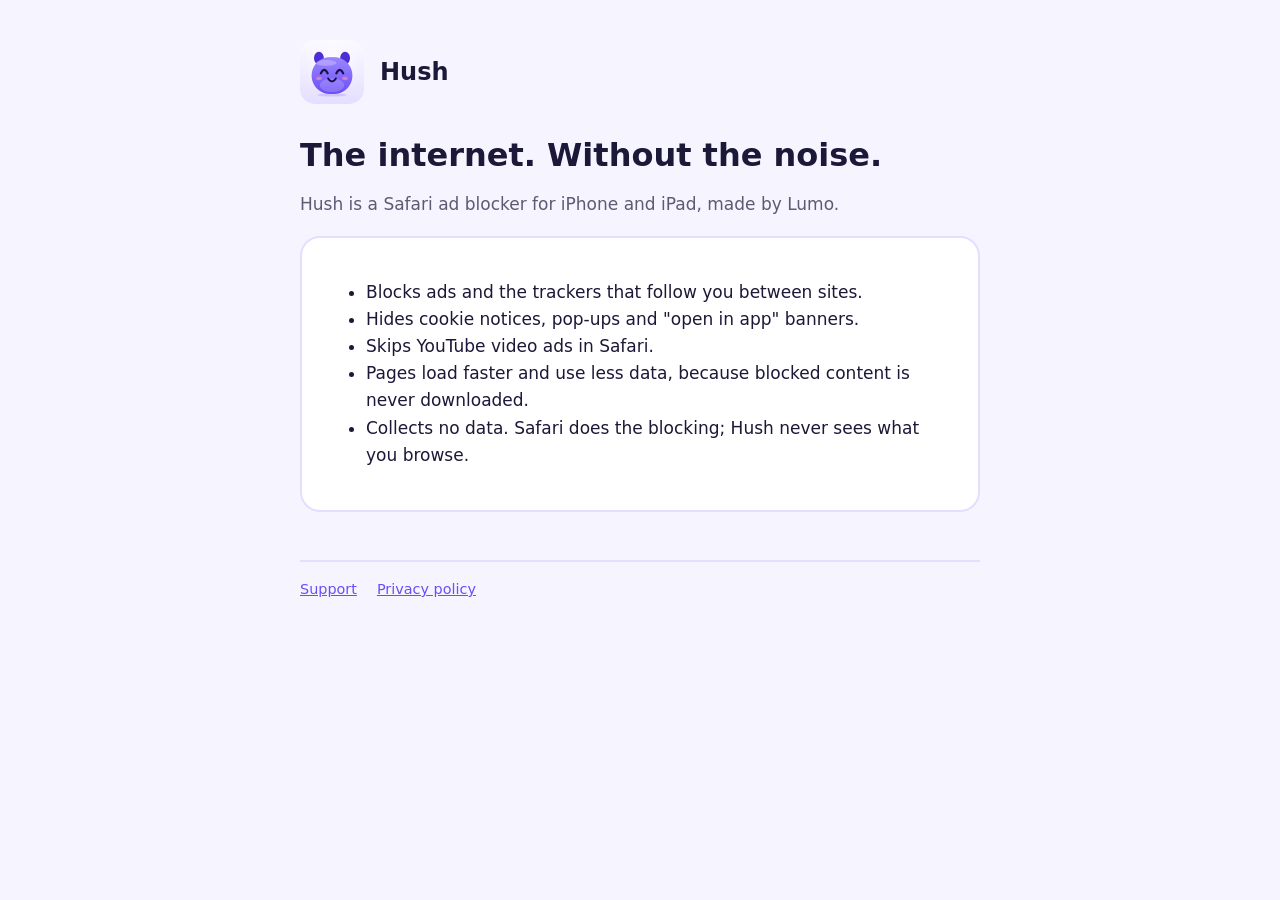
<file: index.html>
<!doctype html>
<html lang="en">
<head>
<meta charset="utf-8">
<title>Lumo</title>
<meta http-equiv="refresh" content="0; url=hush/">
<link rel="canonical" href="https://lumohq.github.io/hush/">
</head>
<body><p><a href="hush/">Hush, a Safari ad blocker by Lumo</a></p></body>
</html>
</file>
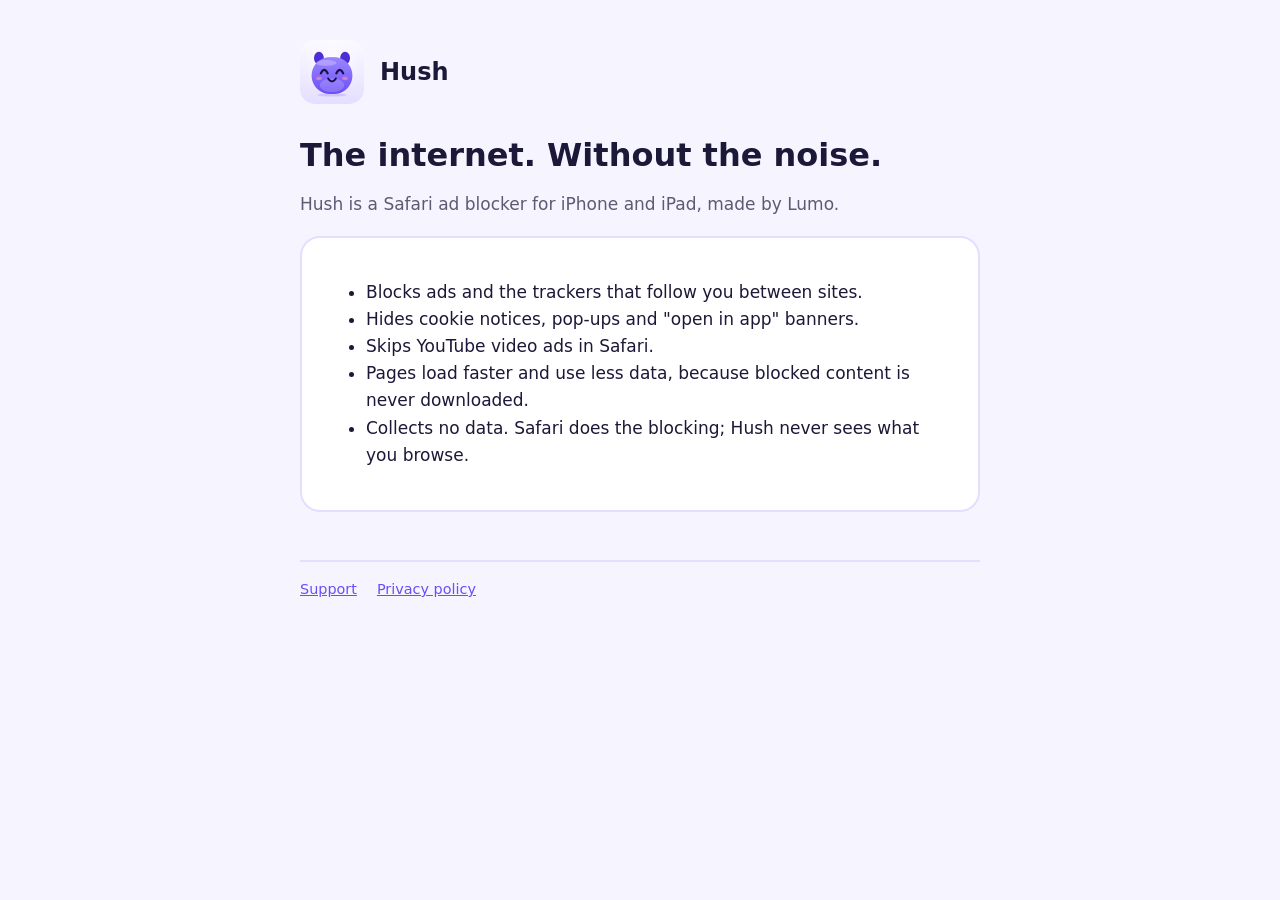
<file: hush/index.html>
<!doctype html>
<html lang="en">
<head>
<meta charset="utf-8">
<meta name="viewport" content="width=device-width, initial-scale=1">
<title>Hush: Safari ad blocker for iPhone and iPad</title>
<meta name="description" content="Hush blocks ads, trackers, cookie pop-ups and YouTube video ads in Safari. It collects no data.">
<link rel="stylesheet" href="style.css">
</head>
<body>
<main>
  <header><img src="icon.png" alt=""><a href="./">Hush</a></header>
  <h1>The internet. Without the noise.</h1>
  <p class="muted">Hush is a Safari ad blocker for iPhone and iPad, made by Lumo.</p>
  <div class="card">
    <ul>
      <li>Blocks ads and the trackers that follow you between sites.</li>
      <li>Hides cookie notices, pop-ups and "open in app" banners.</li>
      <li>Skips YouTube video ads in Safari.</li>
      <li>Pages load faster and use less data, because blocked content is never downloaded.</li>
      <li>Collects no data. Safari does the blocking; Hush never sees what you browse.</li>
    </ul>
  </div>
  <nav>
    <a href="support.html">Support</a>
    <a href="privacy.html">Privacy policy</a>
  </nav>
</main>
</body>
</html>
</file>
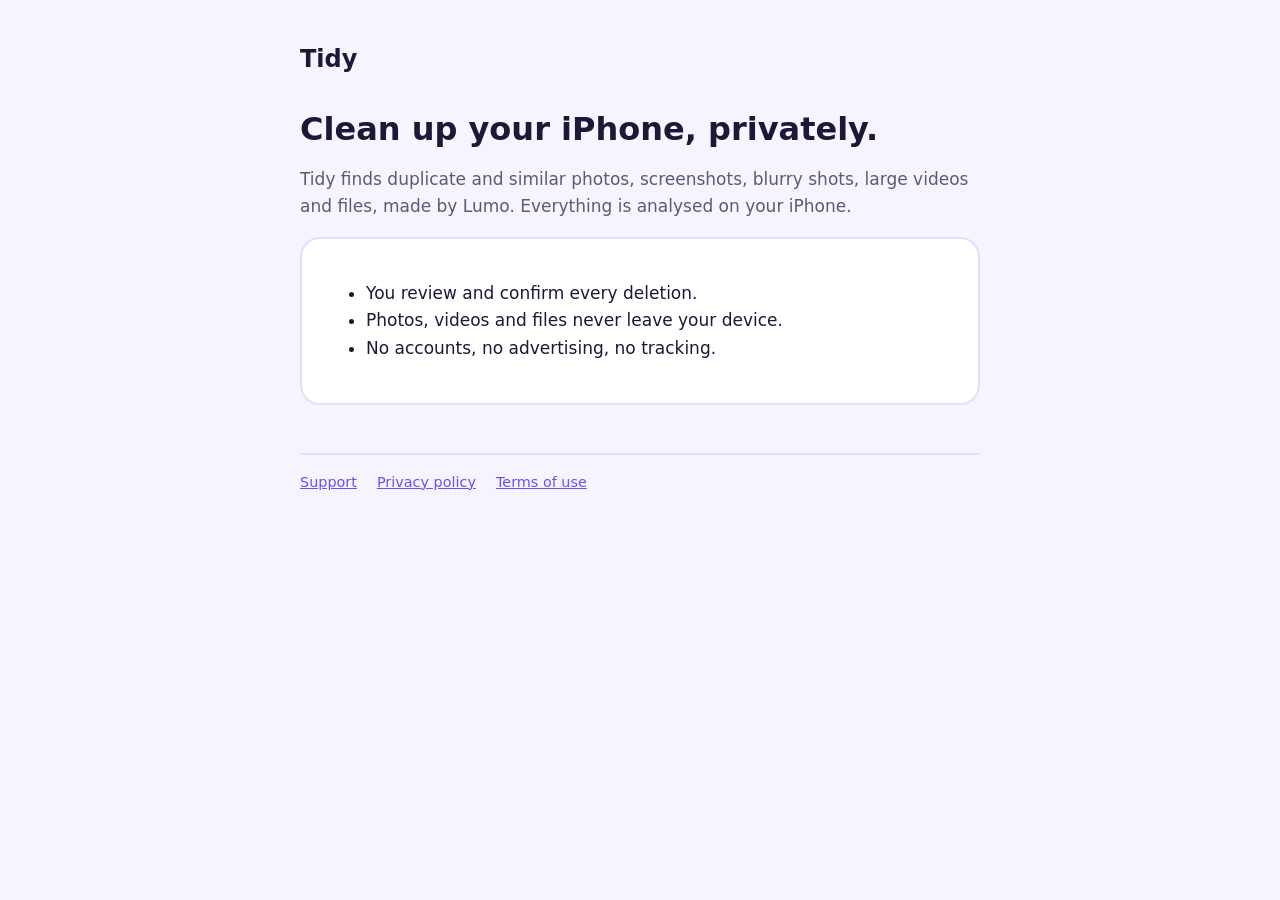
<file: tidy/index.html>
<!doctype html>
<html lang="en">
<head>
<meta charset="utf-8">
<meta name="viewport" content="width=device-width, initial-scale=1">
<title>Tidy: iPhone photo and storage cleaner · Tidy</title>
<link rel="stylesheet" href="style.css">
</head>
<body>
<main>
  <header><a href="./">Tidy</a></header>
  <h1>Clean up your iPhone, privately.</h1>
  <p class="muted">Tidy finds duplicate and similar photos, screenshots, blurry shots, large videos and files, made by Lumo. Everything is analysed on your iPhone.</p>
  <div class="card"><ul>
    <li>You review and confirm every deletion.</li>
    <li>Photos, videos and files never leave your device.</li>
    <li>No accounts, no advertising, no tracking.</li>
  </ul></div>
  <nav><a href="support.html">Support</a> <a href="privacy.html">Privacy policy</a> <a href="terms.html">Terms of use</a></nav>
</main></body></html>
</file>
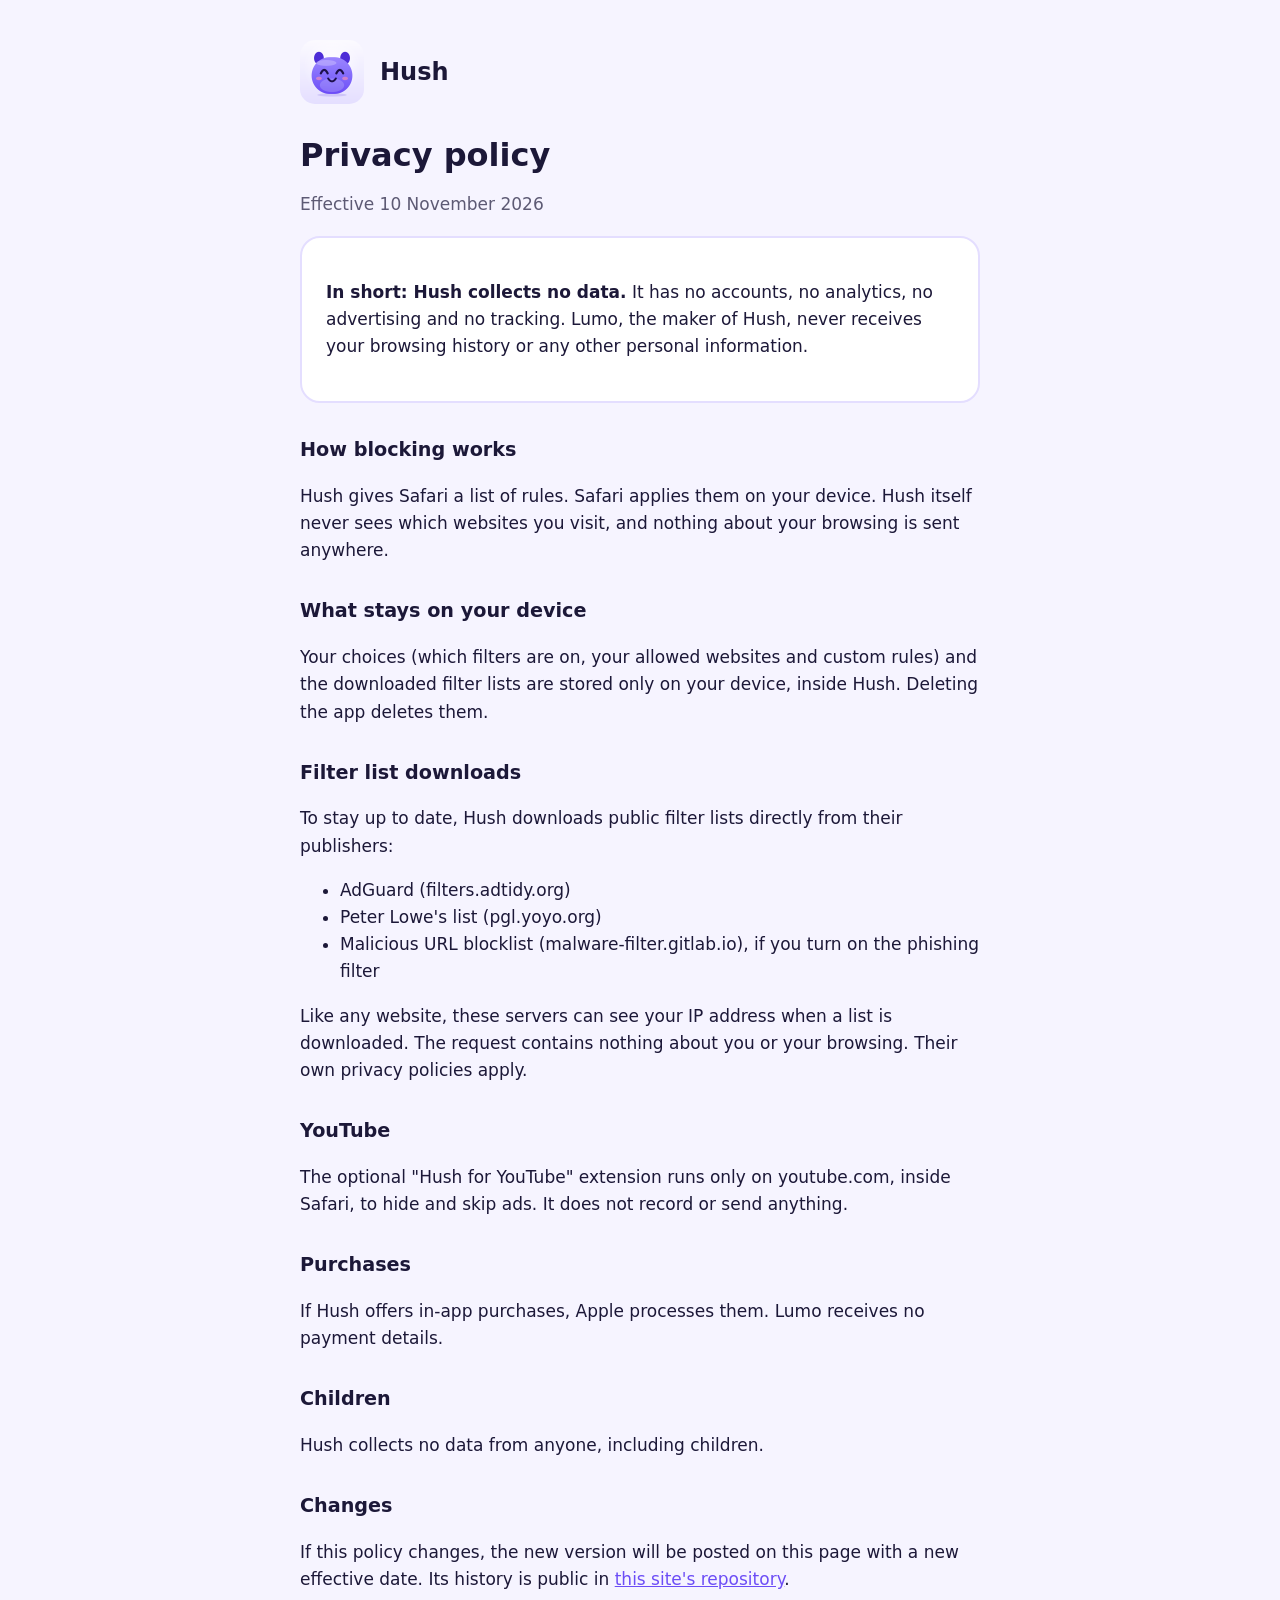
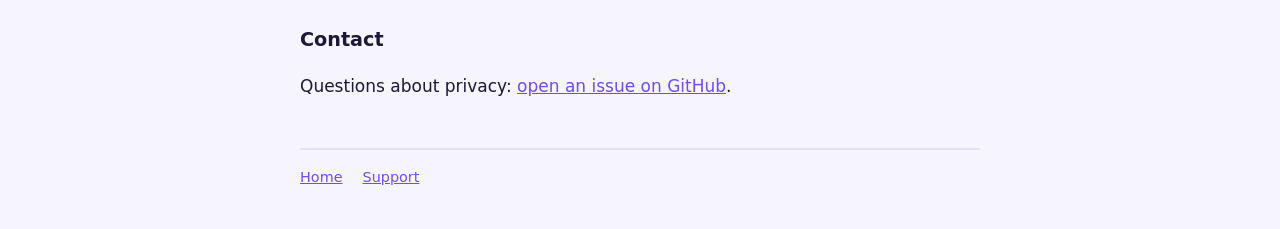
<file: hush/privacy.html>
<!doctype html>
<html lang="en">
<head>
<meta charset="utf-8">
<meta name="viewport" content="width=device-width, initial-scale=1">
<title>Privacy policy · Hush</title>
<link rel="stylesheet" href="style.css">
</head>
<body>
<main>
  <header><img src="icon.png" alt=""><a href="./">Hush</a></header>
  <h1>Privacy policy</h1>
  <p class="muted">Effective 10 November 2026</p>

  <div class="card">
    <p><strong>In short: Hush collects no data.</strong> It has no accounts, no analytics, no advertising and no tracking. Lumo, the maker of Hush, never receives your browsing history or any other personal information.</p>
  </div>

  <h2>How blocking works</h2>
  <p>Hush gives Safari a list of rules. Safari applies them on your device. Hush itself never sees which websites you visit, and nothing about your browsing is sent anywhere.</p>

  <h2>What stays on your device</h2>
  <p>Your choices (which filters are on, your allowed websites and custom rules) and the downloaded filter lists are stored only on your device, inside Hush. Deleting the app deletes them.</p>

  <h2>Filter list downloads</h2>
  <p>To stay up to date, Hush downloads public filter lists directly from their publishers:</p>
  <ul>
    <li>AdGuard (filters.adtidy.org)</li>
    <li>Peter Lowe's list (pgl.yoyo.org)</li>
    <li>Malicious URL blocklist (malware-filter.gitlab.io), if you turn on the phishing filter</li>
  </ul>
  <p>Like any website, these servers can see your IP address when a list is downloaded. The request contains nothing about you or your browsing. Their own privacy policies apply.</p>

  <h2>YouTube</h2>
  <p>The optional "Hush for YouTube" extension runs only on youtube.com, inside Safari, to hide and skip ads. It does not record or send anything.</p>

  <h2>Purchases</h2>
  <p>If Hush offers in-app purchases, Apple processes them. Lumo receives no payment details.</p>

  <h2>Children</h2>
  <p>Hush collects no data from anyone, including children.</p>

  <h2>Changes</h2>
  <p>If this policy changes, the new version will be posted on this page with a new effective date. Its history is public in <a href="https://github.com/lumohq/lumohq.github.io/commits/main/hush/privacy.html">this site's repository</a>.</p>

  <h2>Contact</h2>
  <p>Questions about privacy: <a href="https://github.com/lumohq/lumohq.github.io/issues">open an issue on GitHub</a>.</p>

  <nav>
    <a href="./">Home</a>
    <a href="support.html">Support</a>
  </nav>
</main>
</body>
</html>
</file>
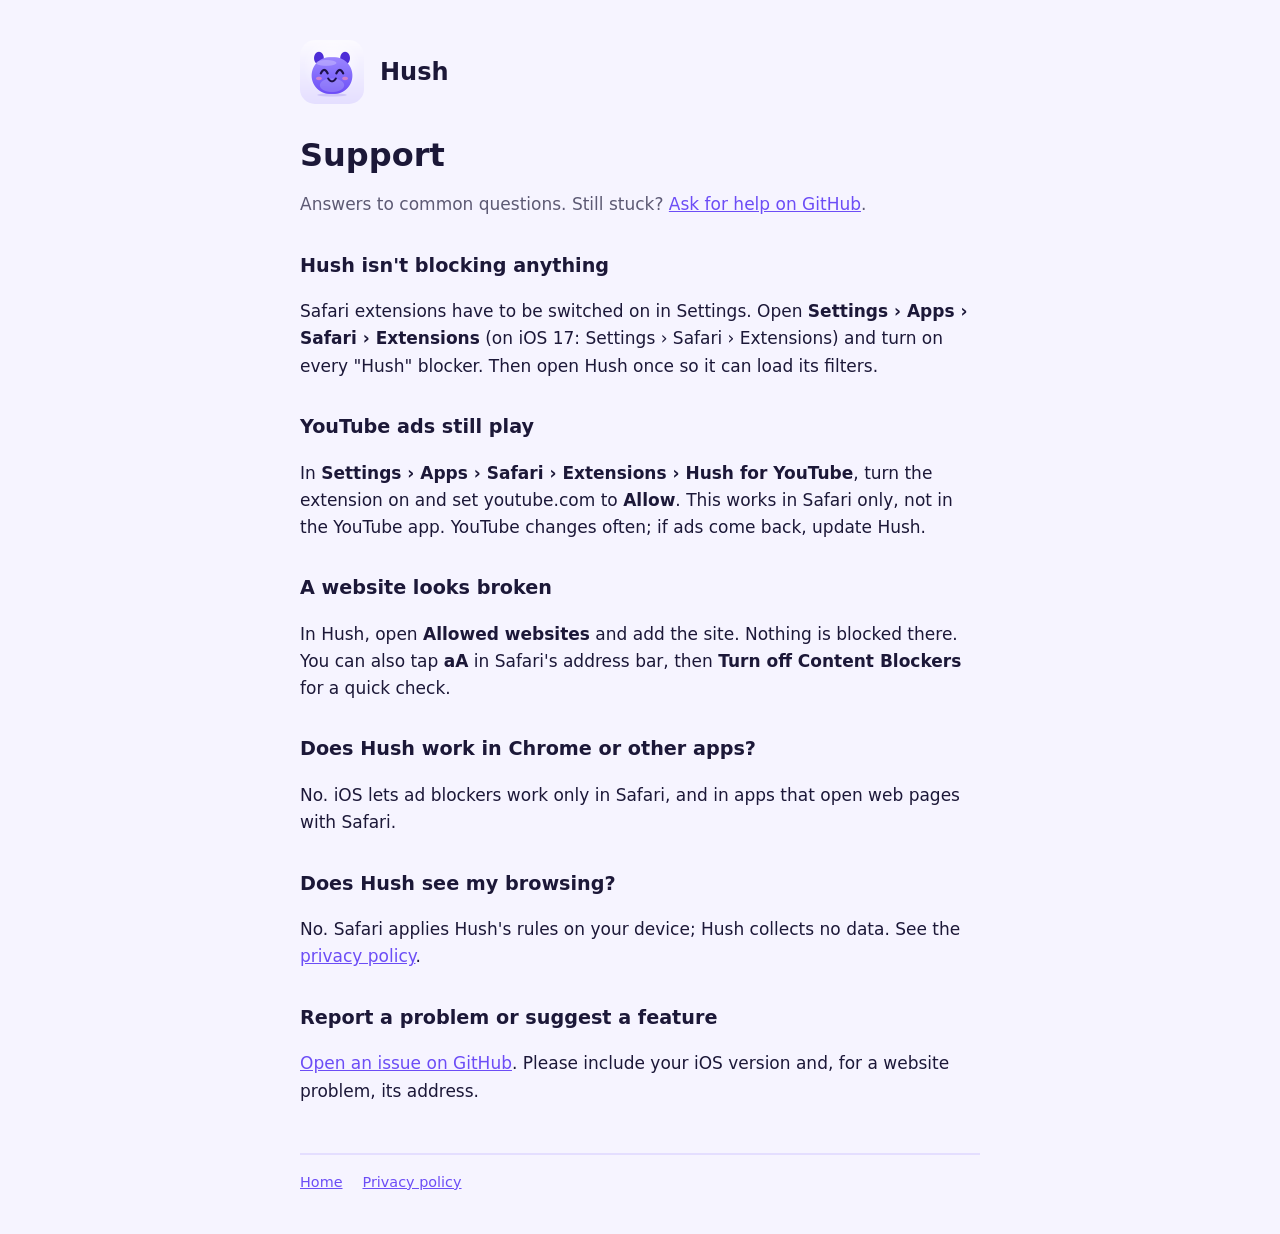
<file: hush/support.html>
<!doctype html>
<html lang="en">
<head>
<meta charset="utf-8">
<meta name="viewport" content="width=device-width, initial-scale=1">
<title>Support · Hush</title>
<link rel="stylesheet" href="style.css">
</head>
<body>
<main>
  <header><img src="icon.png" alt=""><a href="./">Hush</a></header>
  <h1>Support</h1>
  <p class="muted">Answers to common questions. Still stuck? <a href="https://github.com/lumohq/lumohq.github.io/issues/new">Ask for help on GitHub</a>.</p>

  <h2>Hush isn't blocking anything</h2>
  <p>Safari extensions have to be switched on in Settings. Open <strong>Settings › Apps › Safari › Extensions</strong> (on iOS 17: Settings › Safari › Extensions) and turn on every "Hush" blocker. Then open Hush once so it can load its filters.</p>

  <h2>YouTube ads still play</h2>
  <p>In <strong>Settings › Apps › Safari › Extensions › Hush for YouTube</strong>, turn the extension on and set youtube.com to <strong>Allow</strong>. This works in Safari only, not in the YouTube app. YouTube changes often; if ads come back, update Hush.</p>

  <h2>A website looks broken</h2>
  <p>In Hush, open <strong>Allowed websites</strong> and add the site. Nothing is blocked there. You can also tap <strong>aA</strong> in Safari's address bar, then <strong>Turn off Content Blockers</strong> for a quick check.</p>

  <h2>Does Hush work in Chrome or other apps?</h2>
  <p>No. iOS lets ad blockers work only in Safari, and in apps that open web pages with Safari.</p>

  <h2>Does Hush see my browsing?</h2>
  <p>No. Safari applies Hush's rules on your device; Hush collects no data. See the <a href="privacy.html">privacy policy</a>.</p>

  <h2>Report a problem or suggest a feature</h2>
  <p><a href="https://github.com/lumohq/lumohq.github.io/issues/new">Open an issue on GitHub</a>. Please include your iOS version and, for a website problem, its address.</p>

  <nav>
    <a href="./">Home</a>
    <a href="privacy.html">Privacy policy</a>
  </nav>
</main>
</body>
</html>
</file>
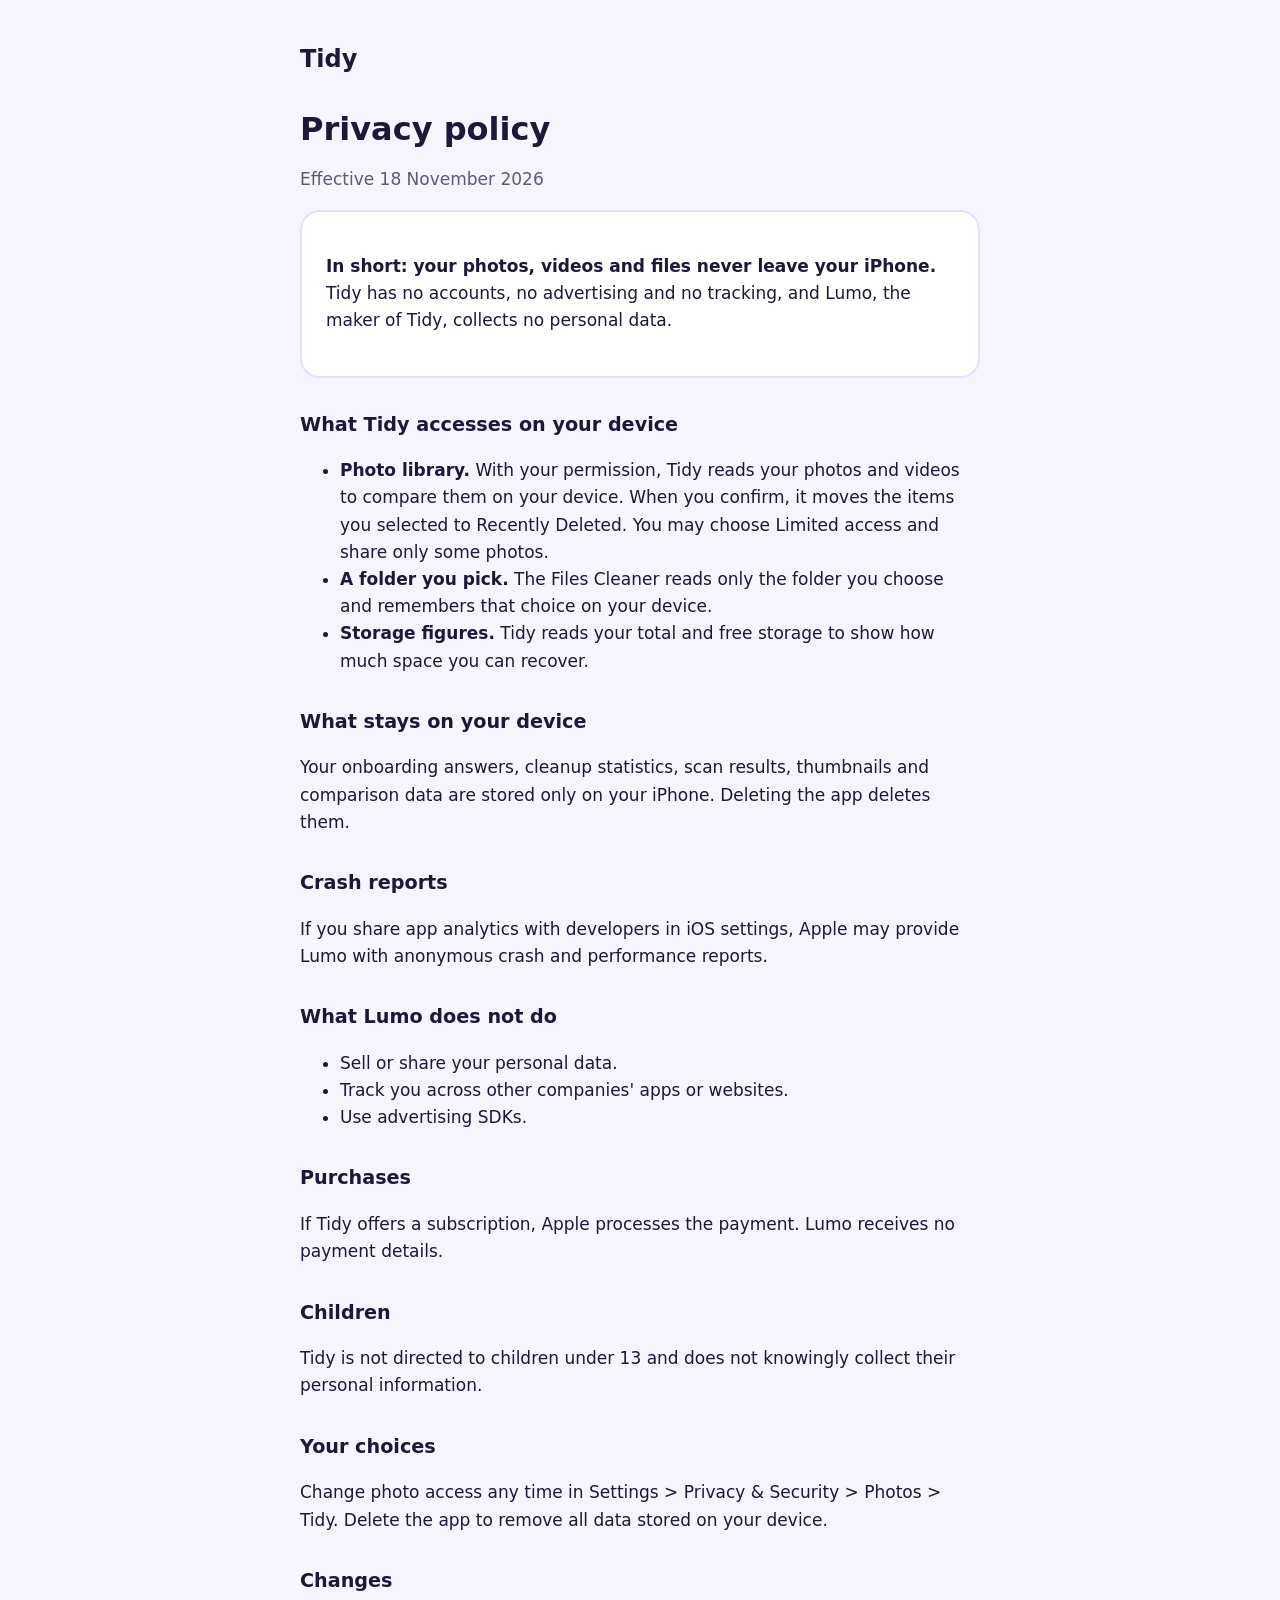
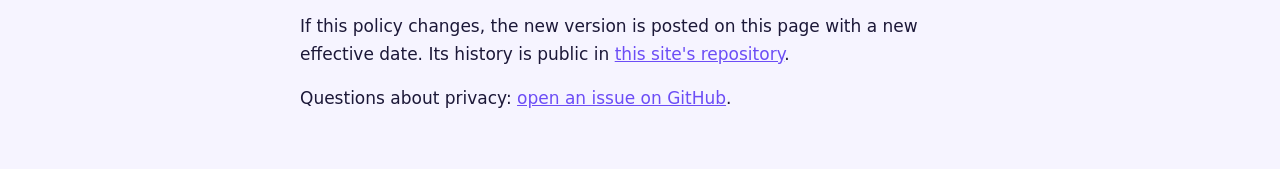
<file: tidy/privacy.html>
<!doctype html>
<html lang="en">
<head>
<meta charset="utf-8">
<meta name="viewport" content="width=device-width, initial-scale=1">
<title>Privacy policy · Tidy</title>
<link rel="stylesheet" href="style.css">
</head>
<body>
<main>
  <header><a href="./">Tidy</a></header>
  <h1>Privacy policy</h1>
  <p class="muted">Effective 18 November 2026</p>
  <div class="card"><p><strong>In short: your photos, videos and files never leave your iPhone.</strong> Tidy has no accounts, no advertising and no tracking, and Lumo, the maker of Tidy, collects no personal data.</p></div>

  <h2>What Tidy accesses on your device</h2>
  <ul>
    <li><strong>Photo library.</strong> With your permission, Tidy reads your photos and videos to compare them on your device. When you confirm, it moves the items you selected to Recently Deleted. You may choose Limited access and share only some photos.</li>
    <li><strong>A folder you pick.</strong> The Files Cleaner reads only the folder you choose and remembers that choice on your device.</li>
    <li><strong>Storage figures.</strong> Tidy reads your total and free storage to show how much space you can recover.</li>
  </ul>

  <h2>What stays on your device</h2>
  <p>Your onboarding answers, cleanup statistics, scan results, thumbnails and comparison data are stored only on your iPhone. Deleting the app deletes them.</p>

  <h2>Crash reports</h2>
  <p>If you share app analytics with developers in iOS settings, Apple may provide Lumo with anonymous crash and performance reports.</p>

  <h2>What Lumo does not do</h2>
  <ul><li>Sell or share your personal data.</li><li>Track you across other companies' apps or websites.</li><li>Use advertising SDKs.</li></ul>

  <h2>Purchases</h2>
  <p>If Tidy offers a subscription, Apple processes the payment. Lumo receives no payment details.</p>

  <h2>Children</h2>
  <p>Tidy is not directed to children under 13 and does not knowingly collect their personal information.</p>

  <h2>Your choices</h2>
  <p>Change photo access any time in Settings &gt; Privacy &amp; Security &gt; Photos &gt; Tidy. Delete the app to remove all data stored on your device.</p>

  <h2>Changes</h2>
  <p>If this policy changes, the new version is posted on this page with a new effective date. Its history is public in <a href="https://github.com/lumohq/lumohq.github.io/commits/main/tidy/privacy.html">this site's repository</a>.</p>
  <p>Questions about privacy: <a href="https://github.com/lumohq/lumohq.github.io/issues">open an issue on GitHub</a>.</p>
</main></body></html>
</file>
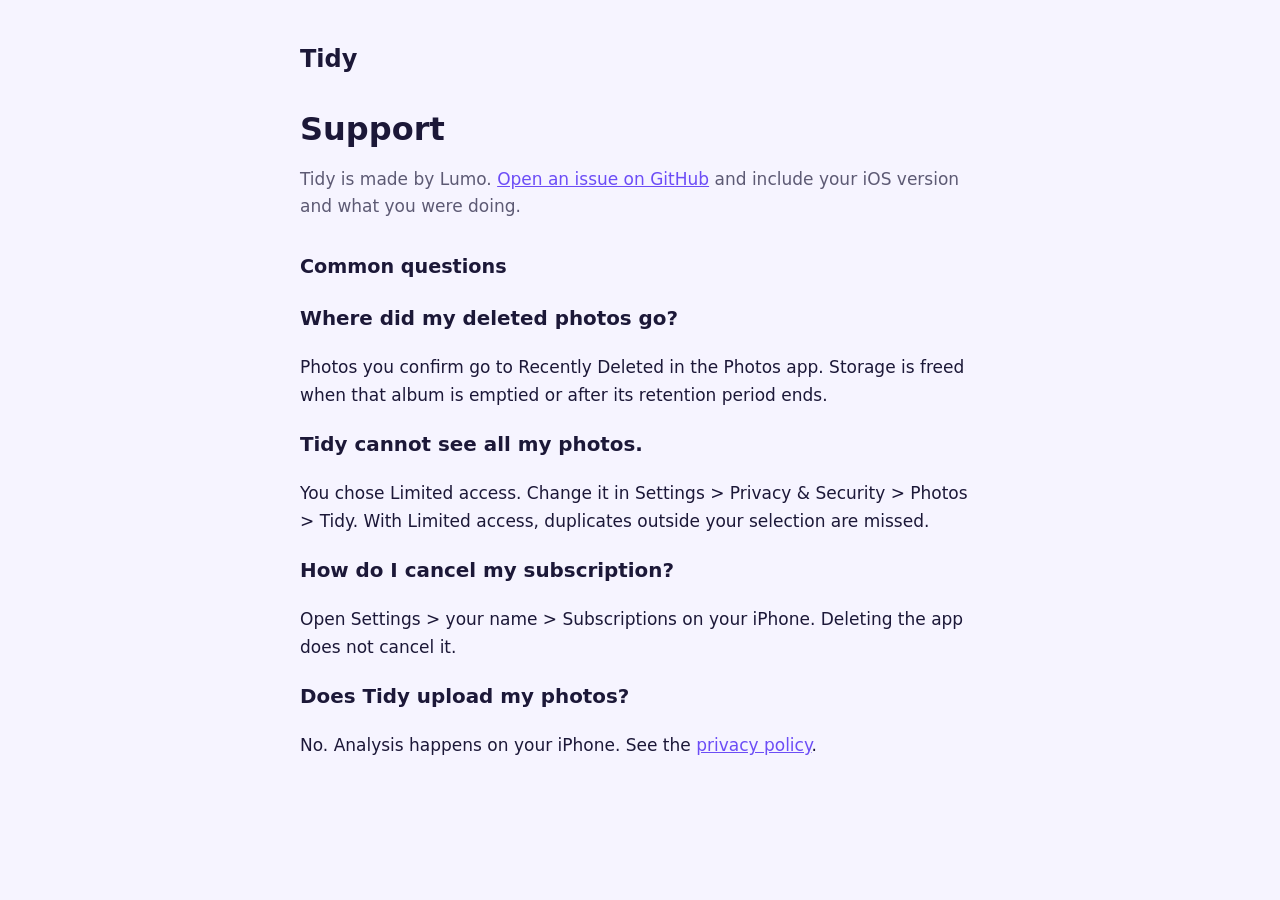
<file: tidy/support.html>
<!doctype html>
<html lang="en">
<head>
<meta charset="utf-8">
<meta name="viewport" content="width=device-width, initial-scale=1">
<title>Support · Tidy</title>
<link rel="stylesheet" href="style.css">
</head>
<body>
<main>
  <header><a href="./">Tidy</a></header>
  <h1>Support</h1>
  <p class="muted">Tidy is made by Lumo. <a href="https://github.com/lumohq/lumohq.github.io/issues/new">Open an issue on GitHub</a> and include your iOS version and what you were doing.</p>
  <h2>Common questions</h2>
  <h3>Where did my deleted photos go?</h3>
  <p>Photos you confirm go to Recently Deleted in the Photos app. Storage is freed when that album is emptied or after its retention period ends.</p>
  <h3>Tidy cannot see all my photos.</h3>
  <p>You chose Limited access. Change it in Settings &gt; Privacy &amp; Security &gt; Photos &gt; Tidy. With Limited access, duplicates outside your selection are missed.</p>
  <h3>How do I cancel my subscription?</h3>
  <p>Open Settings &gt; your name &gt; Subscriptions on your iPhone. Deleting the app does not cancel it.</p>
  <h3>Does Tidy upload my photos?</h3>
  <p>No. Analysis happens on your iPhone. See the <a href="privacy.html">privacy policy</a>.</p>
</main></body></html>
</file>
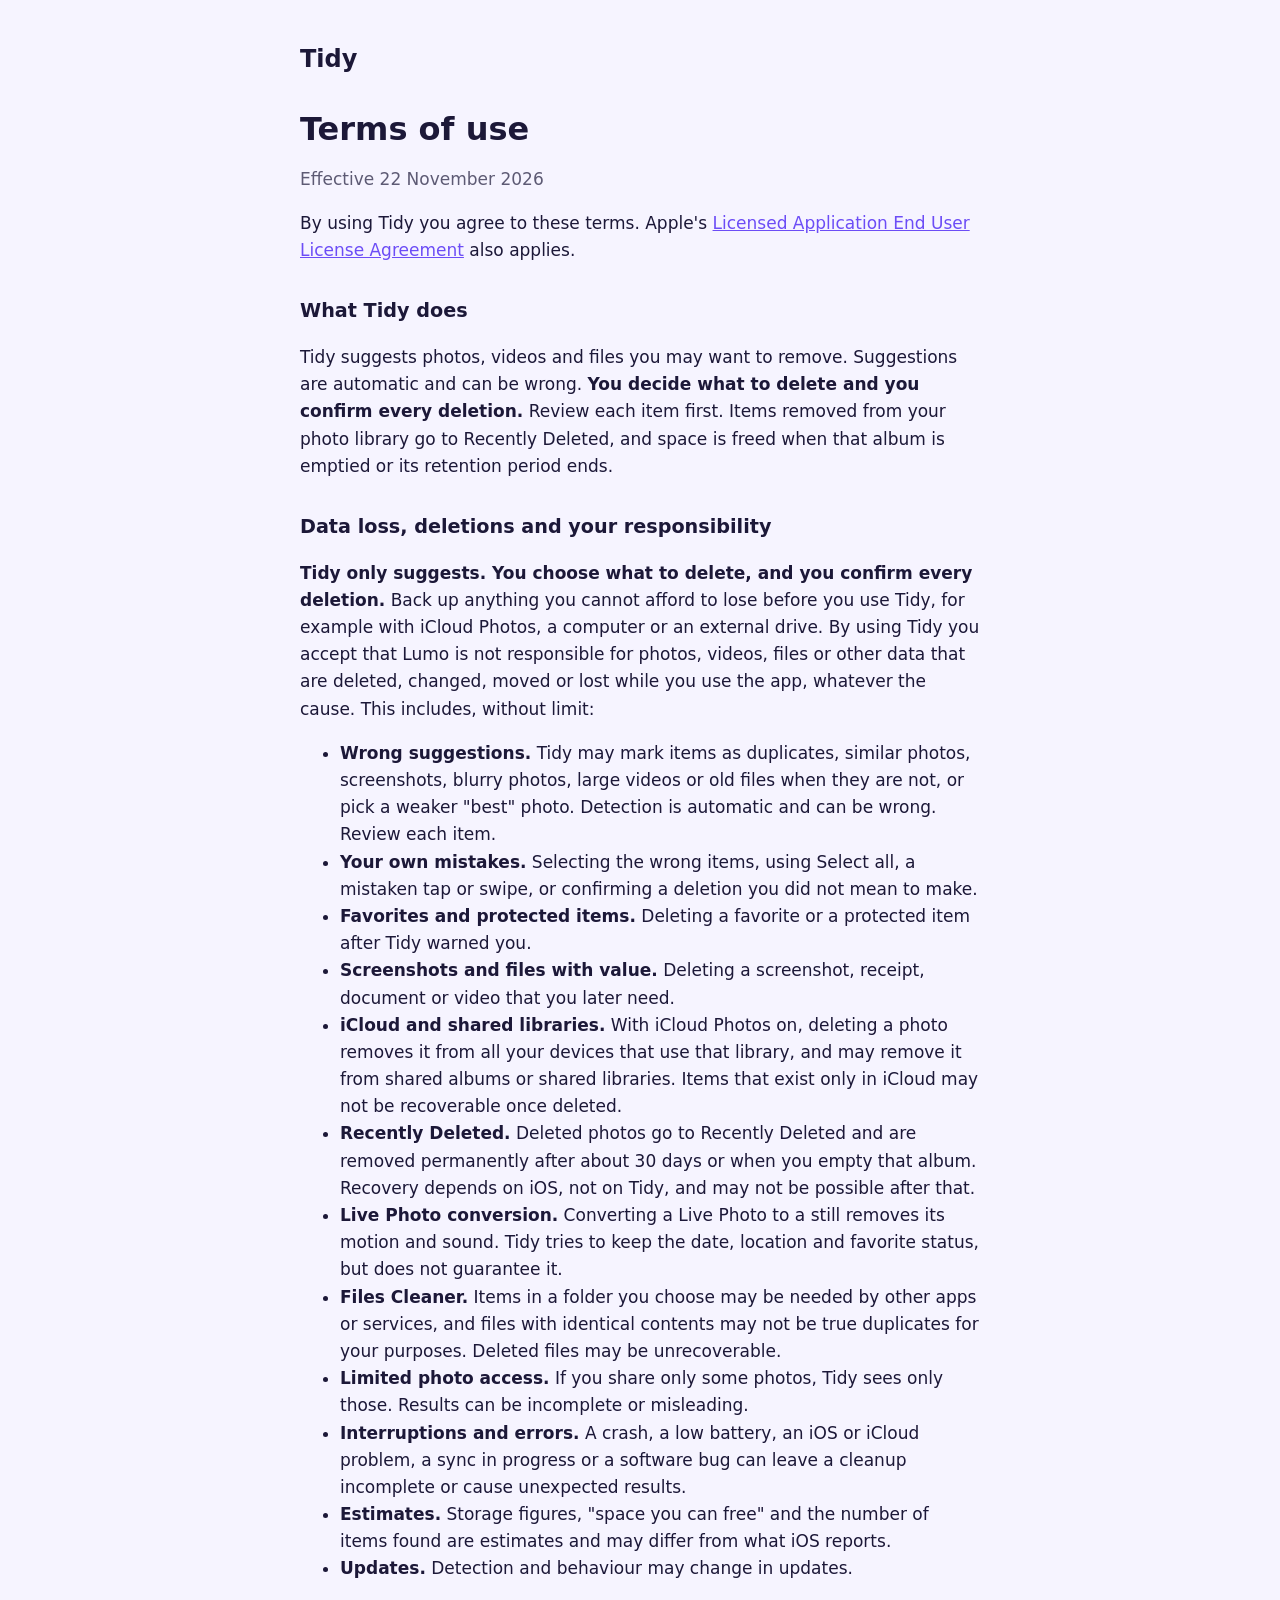
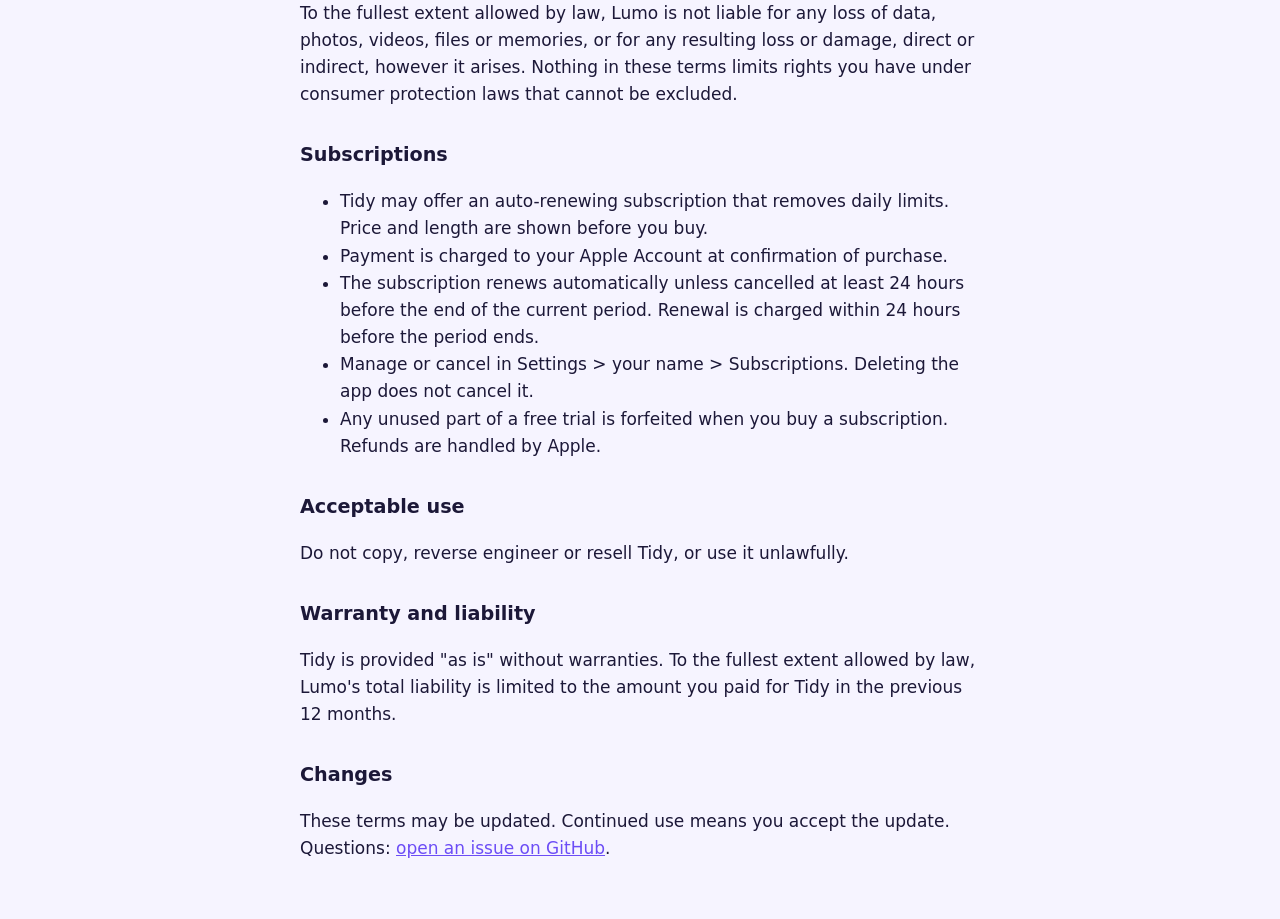
<file: tidy/terms.html>
<!doctype html>
<html lang="en">
<head>
<meta charset="utf-8">
<meta name="viewport" content="width=device-width, initial-scale=1">
<title>Terms of use · Tidy</title>
<link rel="stylesheet" href="style.css">
</head>
<body>
<main>
  <header><a href="./">Tidy</a></header>
  <h1>Terms of use</h1>
  <p class="muted">Effective 22 November 2026</p>
  <p>By using Tidy you agree to these terms. Apple's <a href="https://www.apple.com/legal/internet-services/itunes/dev/stdeula/">Licensed Application End User License Agreement</a> also applies.</p>

  <h2>What Tidy does</h2>
  <p>Tidy suggests photos, videos and files you may want to remove. Suggestions are automatic and can be wrong. <strong>You decide what to delete and you confirm every deletion.</strong> Review each item first. Items removed from your photo library go to Recently Deleted, and space is freed when that album is emptied or its retention period ends.</p>

  <h2>Data loss, deletions and your responsibility</h2>
  <p><strong>Tidy only suggests. You choose what to delete, and you confirm every deletion.</strong> Back up anything you cannot afford to lose before you use Tidy, for example with iCloud Photos, a computer or an external drive. By using Tidy you accept that Lumo is not responsible for photos, videos, files or other data that are deleted, changed, moved or lost while you use the app, whatever the cause. This includes, without limit:</p>
  <ul>
    <li><strong>Wrong suggestions.</strong> Tidy may mark items as duplicates, similar photos, screenshots, blurry photos, large videos or old files when they are not, or pick a weaker "best" photo. Detection is automatic and can be wrong. Review each item.</li>
    <li><strong>Your own mistakes.</strong> Selecting the wrong items, using Select all, a mistaken tap or swipe, or confirming a deletion you did not mean to make.</li>
    <li><strong>Favorites and protected items.</strong> Deleting a favorite or a protected item after Tidy warned you.</li>
    <li><strong>Screenshots and files with value.</strong> Deleting a screenshot, receipt, document or video that you later need.</li>
    <li><strong>iCloud and shared libraries.</strong> With iCloud Photos on, deleting a photo removes it from all your devices that use that library, and may remove it from shared albums or shared libraries. Items that exist only in iCloud may not be recoverable once deleted.</li>
    <li><strong>Recently Deleted.</strong> Deleted photos go to Recently Deleted and are removed permanently after about 30 days or when you empty that album. Recovery depends on iOS, not on Tidy, and may not be possible after that.</li>
    <li><strong>Live Photo conversion.</strong> Converting a Live Photo to a still removes its motion and sound. Tidy tries to keep the date, location and favorite status, but does not guarantee it.</li>
    <li><strong>Files Cleaner.</strong> Items in a folder you choose may be needed by other apps or services, and files with identical contents may not be true duplicates for your purposes. Deleted files may be unrecoverable.</li>
    <li><strong>Limited photo access.</strong> If you share only some photos, Tidy sees only those. Results can be incomplete or misleading.</li>
    <li><strong>Interruptions and errors.</strong> A crash, a low battery, an iOS or iCloud problem, a sync in progress or a software bug can leave a cleanup incomplete or cause unexpected results.</li>
    <li><strong>Estimates.</strong> Storage figures, "space you can free" and the number of items found are estimates and may differ from what iOS reports.</li>
    <li><strong>Updates.</strong> Detection and behaviour may change in updates.</li>
  </ul>
  <p>To the fullest extent allowed by law, Lumo is not liable for any loss of data, photos, videos, files or memories, or for any resulting loss or damage, direct or indirect, however it arises. Nothing in these terms limits rights you have under consumer protection laws that cannot be excluded.</p>

  <h2>Subscriptions</h2>
  <ul>
    <li>Tidy may offer an auto-renewing subscription that removes daily limits. Price and length are shown before you buy.</li>
    <li>Payment is charged to your Apple Account at confirmation of purchase.</li>
    <li>The subscription renews automatically unless cancelled at least 24 hours before the end of the current period. Renewal is charged within 24 hours before the period ends.</li>
    <li>Manage or cancel in Settings &gt; your name &gt; Subscriptions. Deleting the app does not cancel it.</li>
    <li>Any unused part of a free trial is forfeited when you buy a subscription. Refunds are handled by Apple.</li>
  </ul>

  <h2>Acceptable use</h2>
  <p>Do not copy, reverse engineer or resell Tidy, or use it unlawfully.</p>

  <h2>Warranty and liability</h2>
  <p>Tidy is provided "as is" without warranties. To the fullest extent allowed by law, Lumo's total liability is limited to the amount you paid for Tidy in the previous 12 months.</p>

  <h2>Changes</h2>
  <p>These terms may be updated. Continued use means you accept the update. Questions: <a href="https://github.com/lumohq/lumohq.github.io/issues">open an issue on GitHub</a>.</p>
</main></body></html>
</file>
<file: hush/style.css>
:root {
  --bg: #f6f4ff; --surface: #fff; --ink: #1c1838; --muted: #5d5a74;
  --line: #e4deff; --accent: #6c4df6;
  color-scheme: light dark;
}
@media (prefers-color-scheme: dark) {
  :root { --bg: #120f24; --surface: #1e1a38; --ink: #f3f0ff; --muted: #b9b4d6; --line: #332d5c; --accent: #8b73ff; }
}
* { box-sizing: border-box; }
body {
  margin: 0; background: var(--bg); color: var(--ink);
  font: 17px/1.6 ui-rounded, "SF Pro Rounded", -apple-system, system-ui, sans-serif;
  padding: 40px max(20px, env(safe-area-inset-left));
}
main { max-width: 680px; margin: 0 auto; }
header { display: flex; align-items: center; gap: 16px; margin-bottom: 32px; }
header img { width: 64px; height: 64px; border-radius: 15px; }
header a { color: inherit; text-decoration: none; font-weight: 800; font-size: 1.5rem; }
h1 { font-size: 2rem; line-height: 1.2; margin: 0 0 8px; }
h2 { font-size: 1.2rem; margin: 32px 0 8px; }
p, li { color: var(--ink); }
.muted { color: var(--muted); }
a { color: var(--accent); }
.card { background: var(--surface); border: 2px solid var(--line); border-radius: 20px; padding: 24px; margin: 16px 0; }
nav { margin-top: 48px; padding-top: 16px; border-top: 2px solid var(--line); font-size: 0.9rem; display: flex; gap: 20px; flex-wrap: wrap; }
</file>
<file: tidy/style.css>
:root {
  --bg: #f6f4ff; --surface: #fff; --ink: #1c1838; --muted: #5d5a74;
  --line: #e4deff; --accent: #6c4df6;
  color-scheme: light dark;
}
@media (prefers-color-scheme: dark) {
  :root { --bg: #120f24; --surface: #1e1a38; --ink: #f3f0ff; --muted: #b9b4d6; --line: #332d5c; --accent: #8b73ff; }
}
* { box-sizing: border-box; }
body {
  margin: 0; background: var(--bg); color: var(--ink);
  font: 17px/1.6 ui-rounded, "SF Pro Rounded", -apple-system, system-ui, sans-serif;
  padding: 40px max(20px, env(safe-area-inset-left));
}
main { max-width: 680px; margin: 0 auto; }
header { display: flex; align-items: center; gap: 16px; margin-bottom: 32px; }
header img { width: 64px; height: 64px; border-radius: 15px; }
header a { color: inherit; text-decoration: none; font-weight: 800; font-size: 1.5rem; }
h1 { font-size: 2rem; line-height: 1.2; margin: 0 0 8px; }
h2 { font-size: 1.2rem; margin: 32px 0 8px; }
p, li { color: var(--ink); }
.muted { color: var(--muted); }
a { color: var(--accent); }
.card { background: var(--surface); border: 2px solid var(--line); border-radius: 20px; padding: 24px; margin: 16px 0; }
nav { margin-top: 48px; padding-top: 16px; border-top: 2px solid var(--line); font-size: 0.9rem; display: flex; gap: 20px; flex-wrap: wrap; }
</file>
